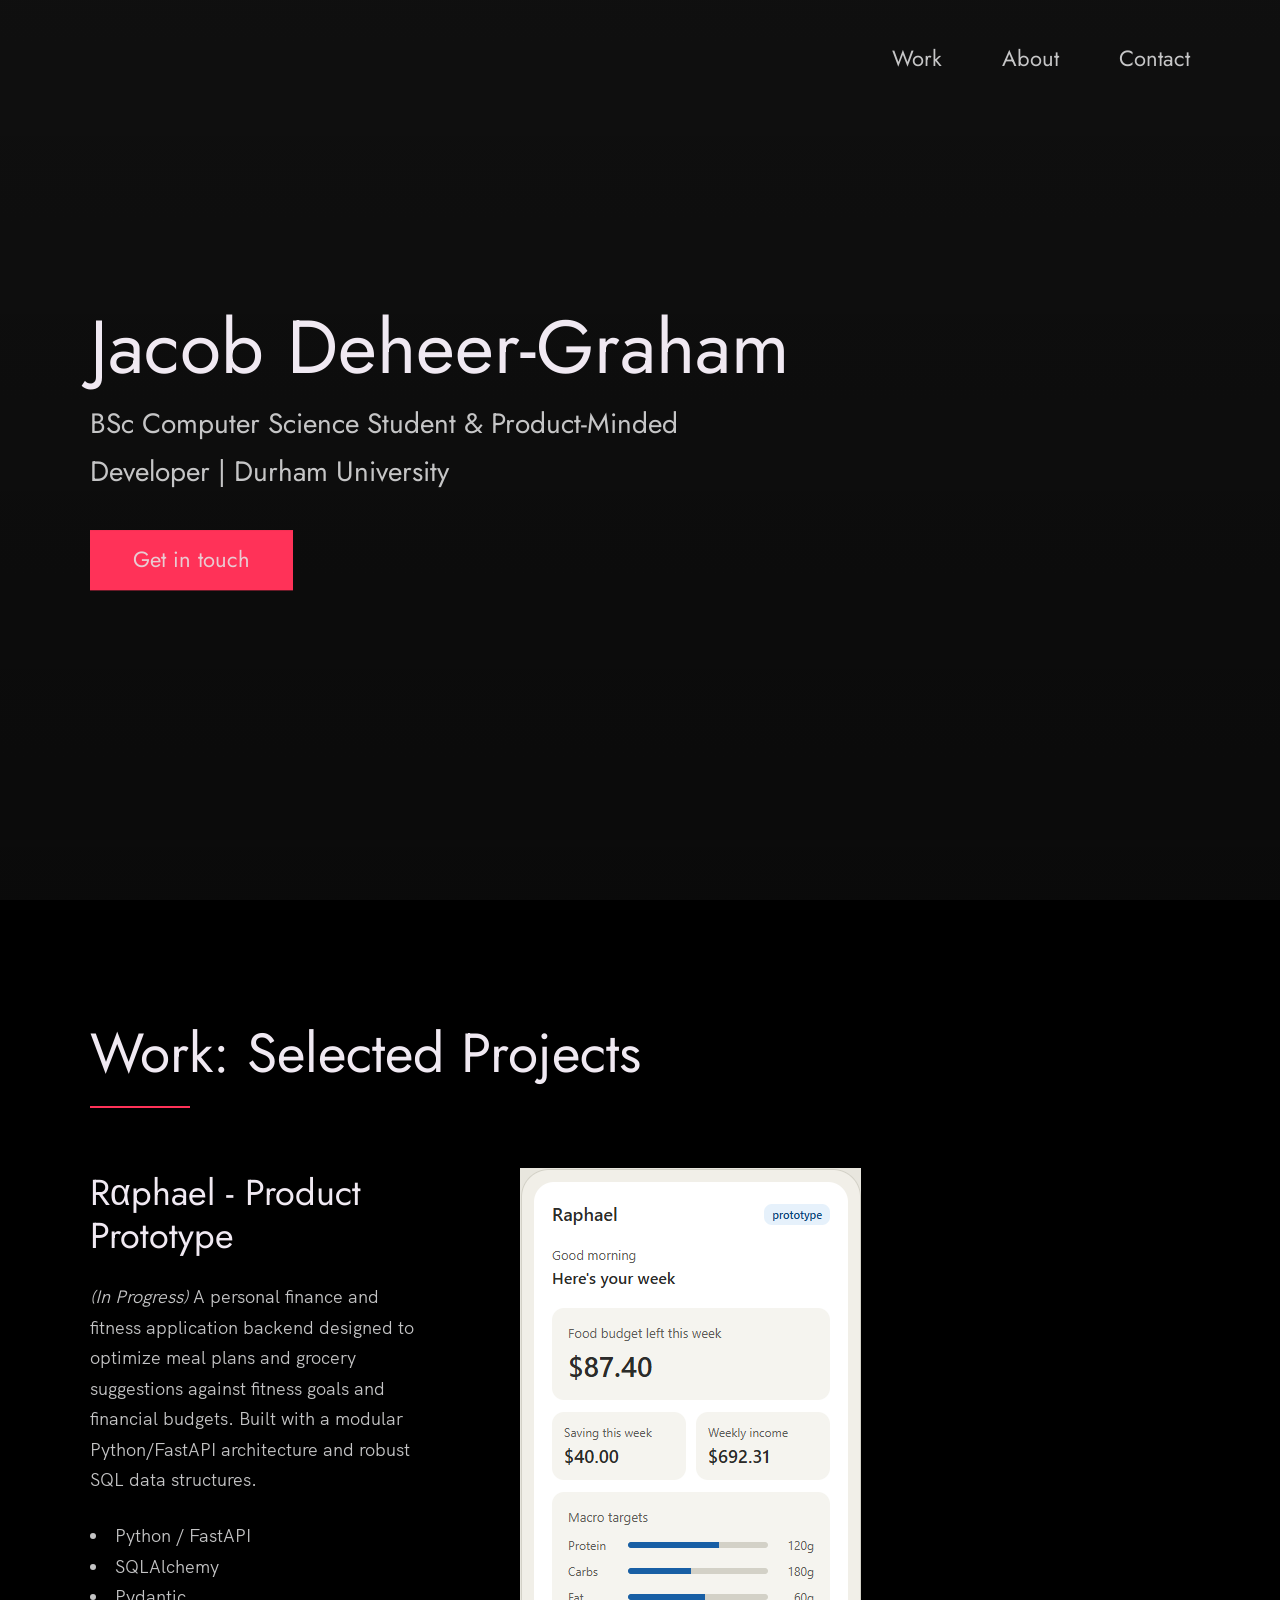
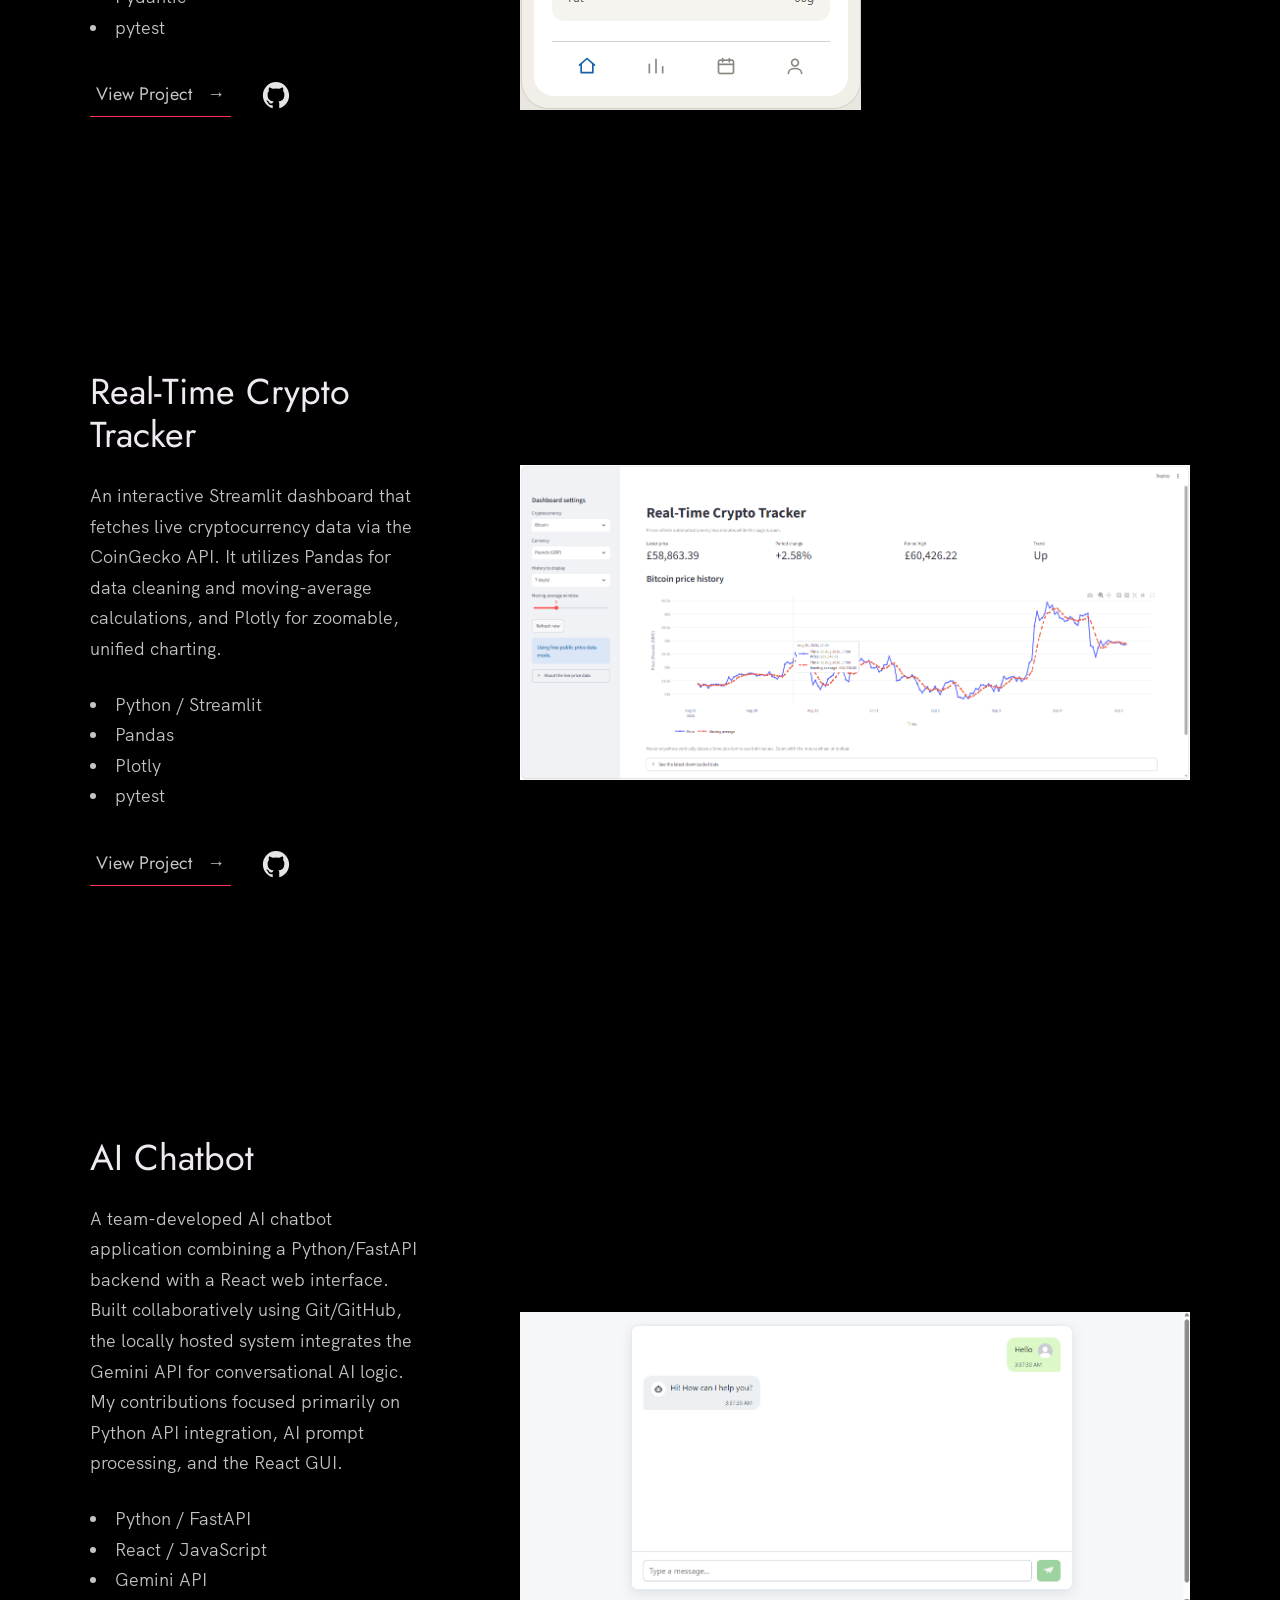
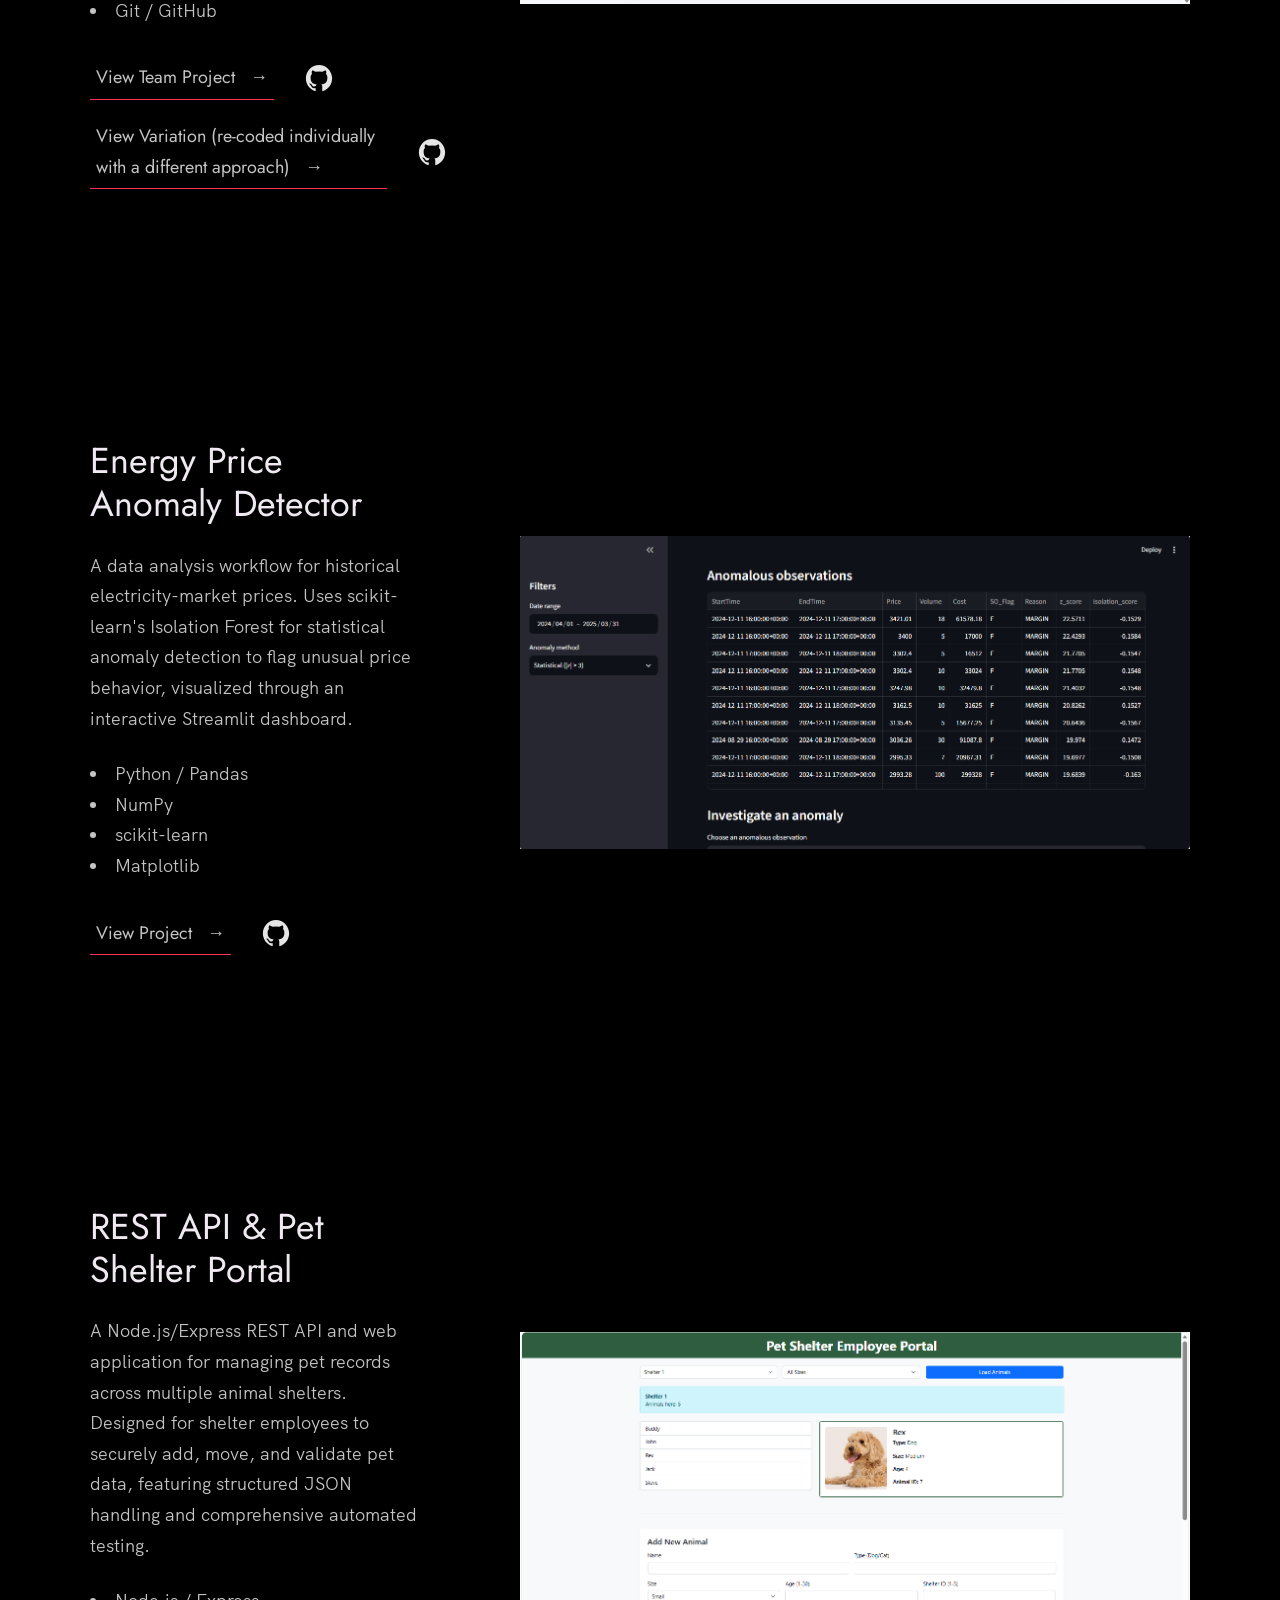
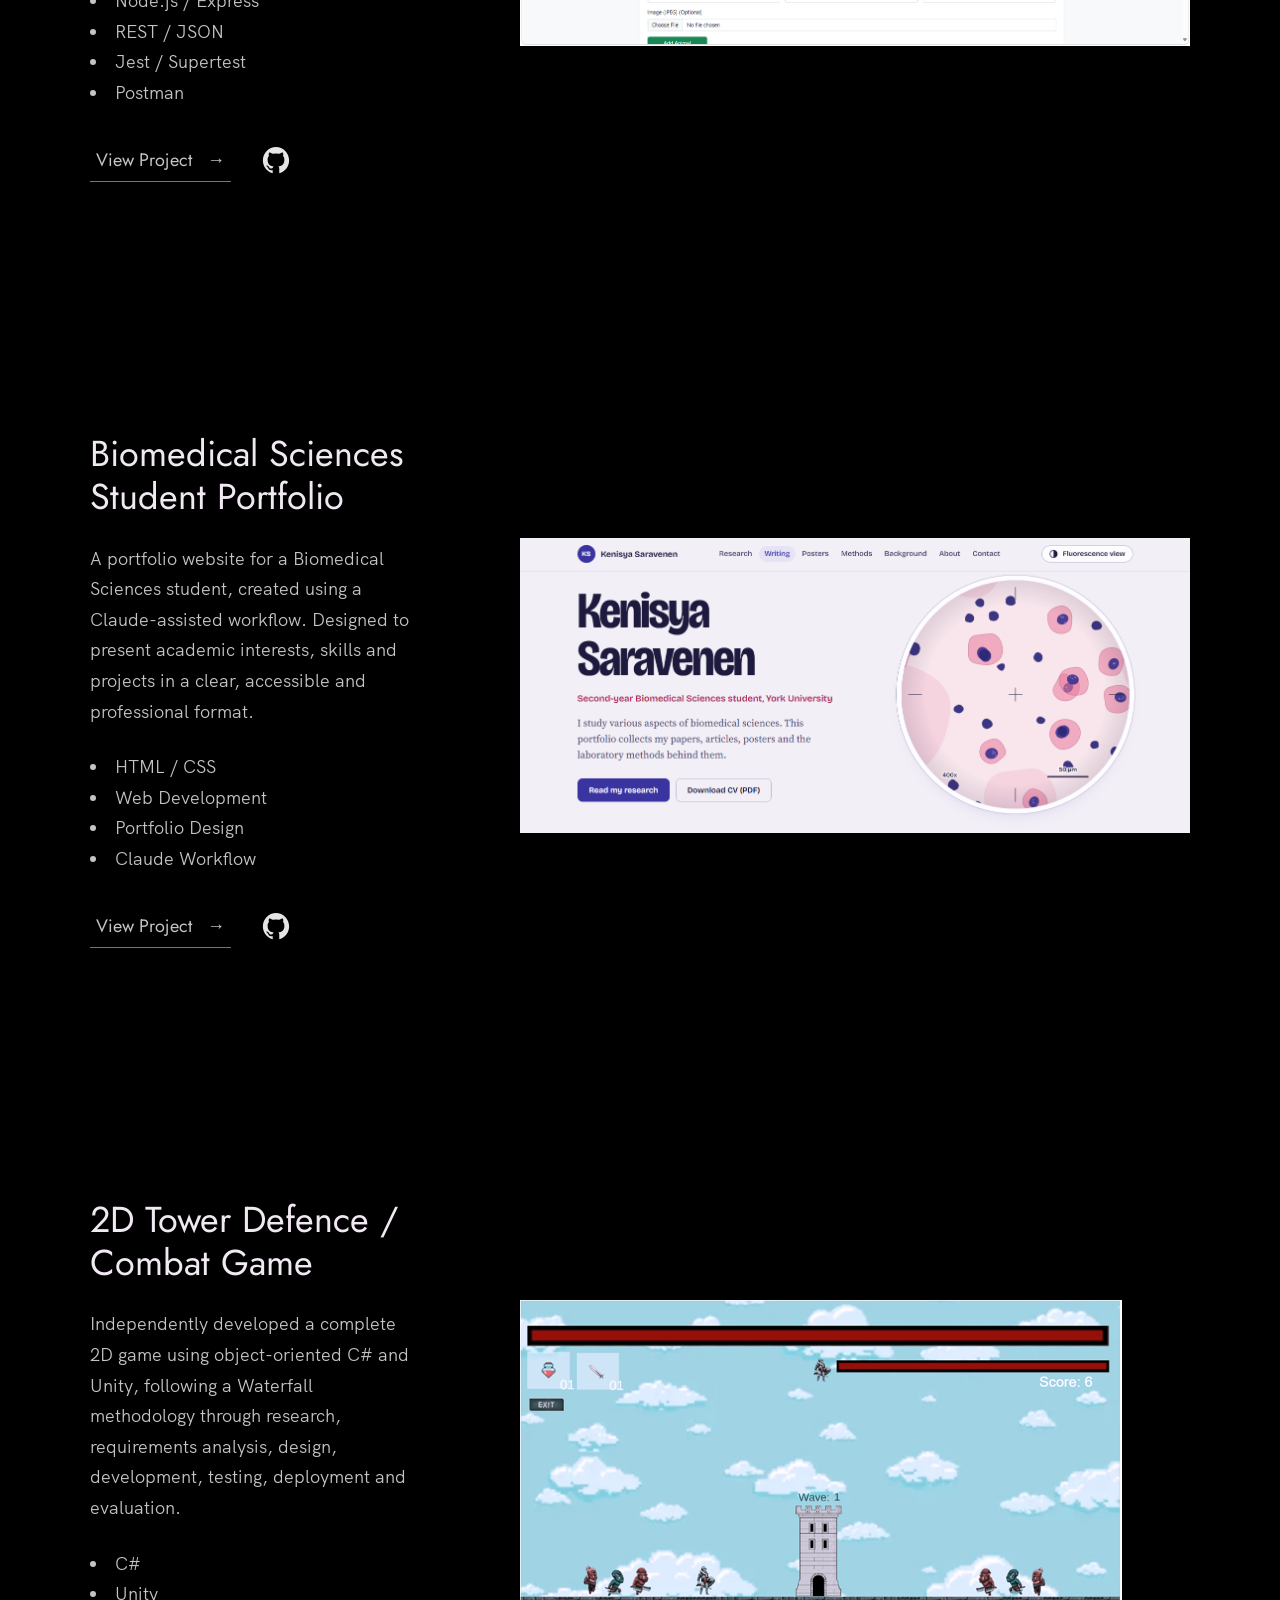
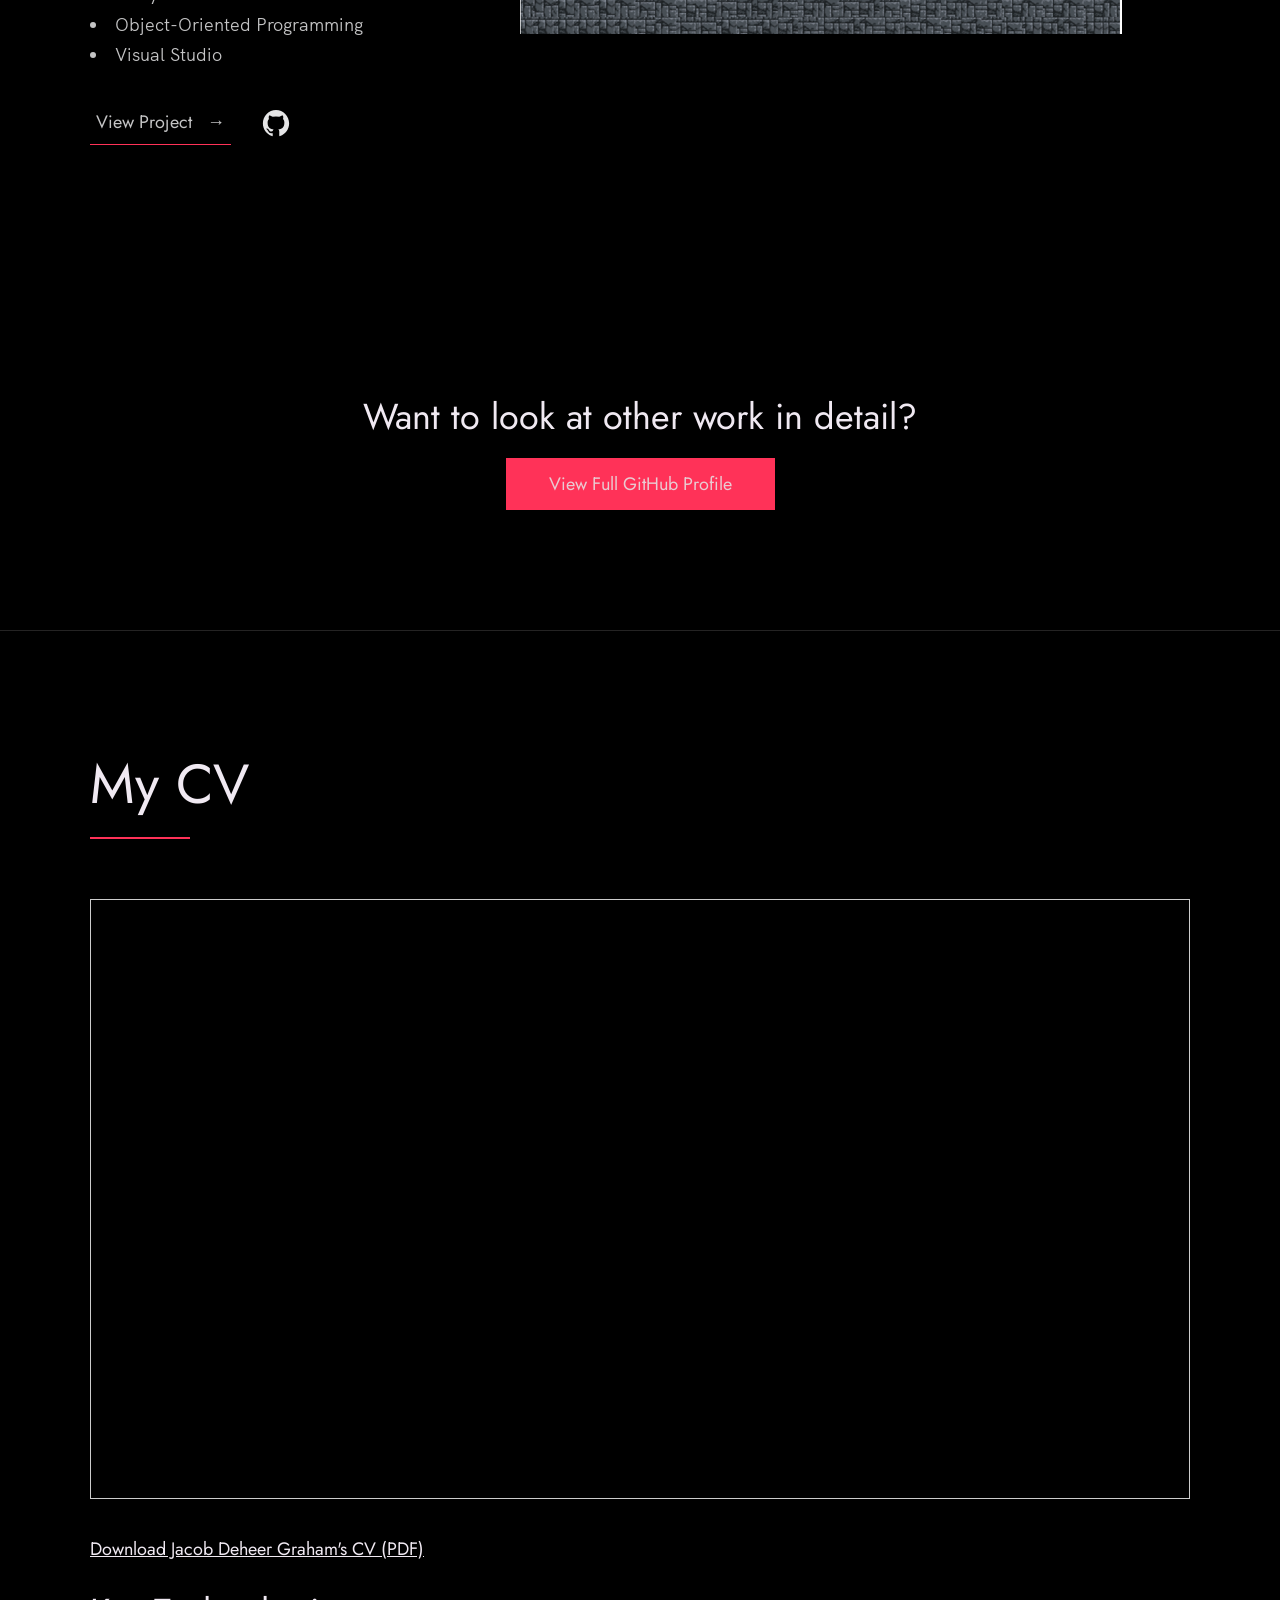
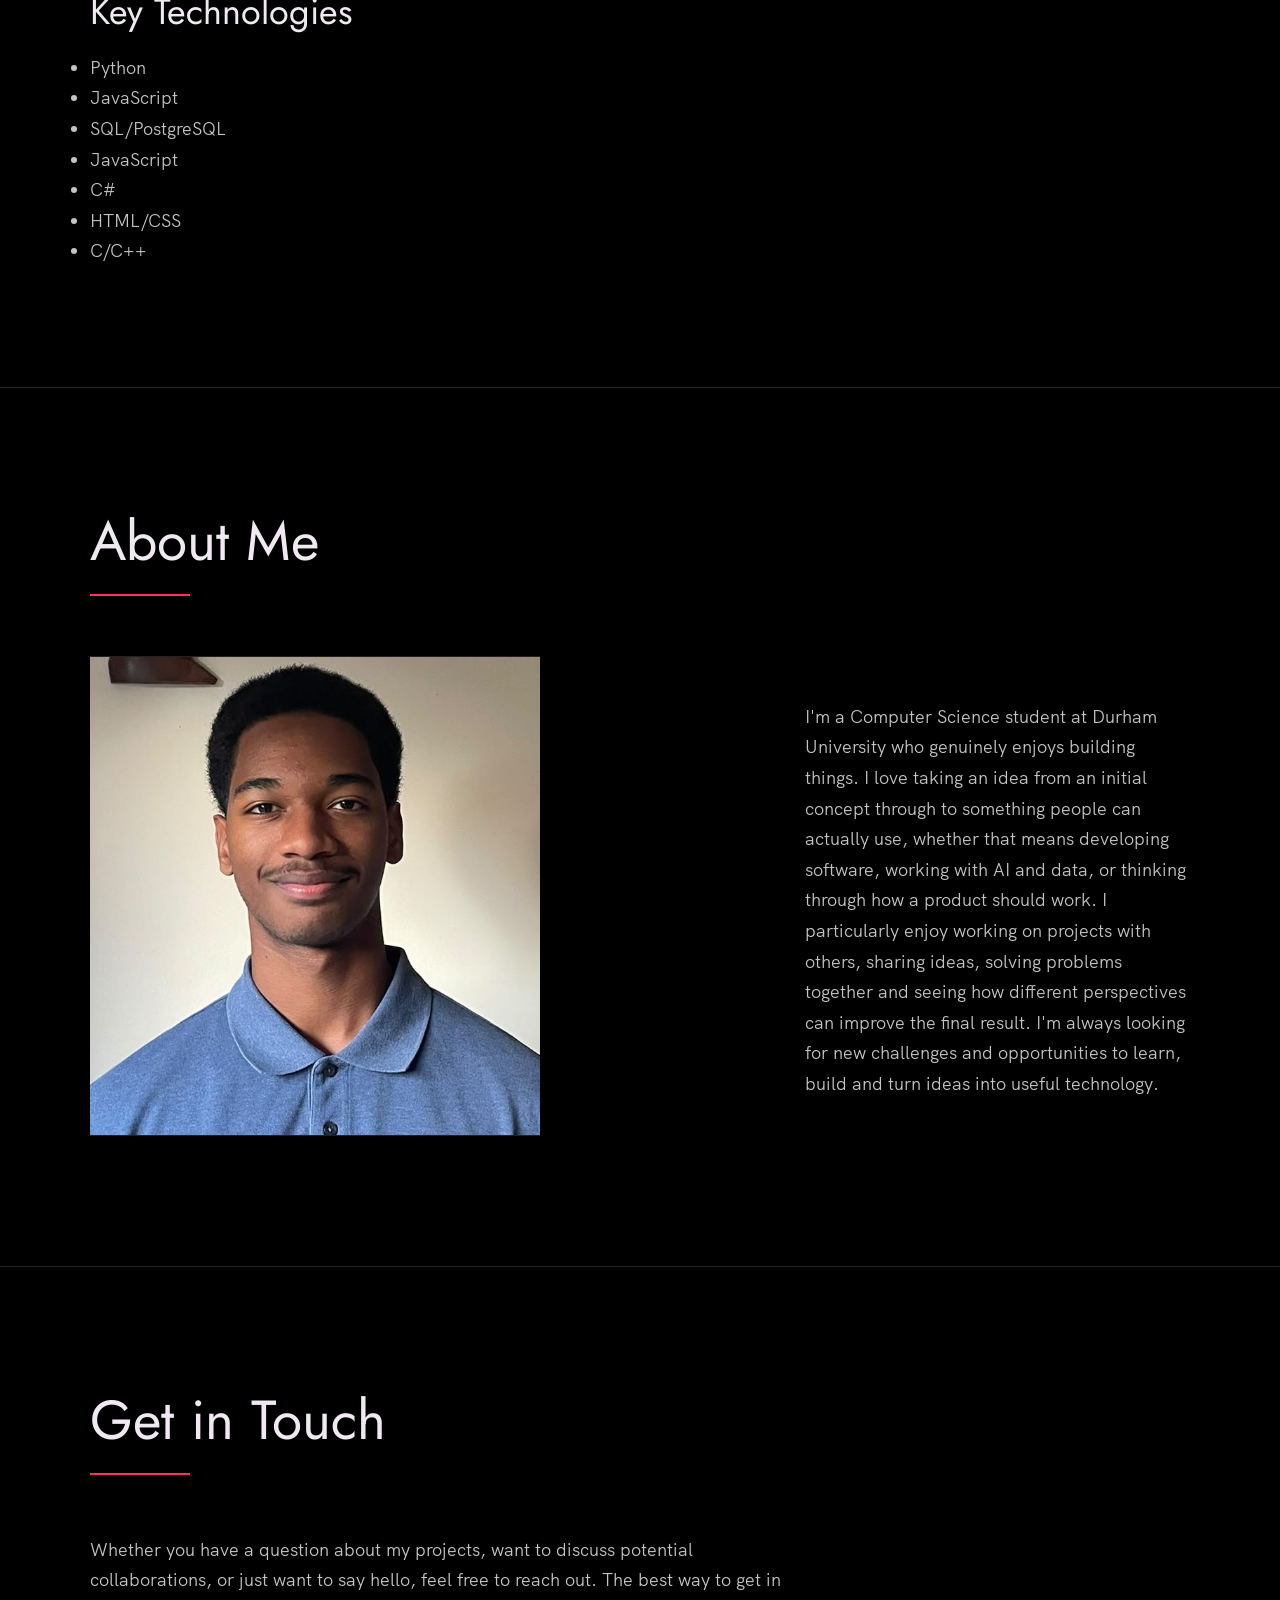
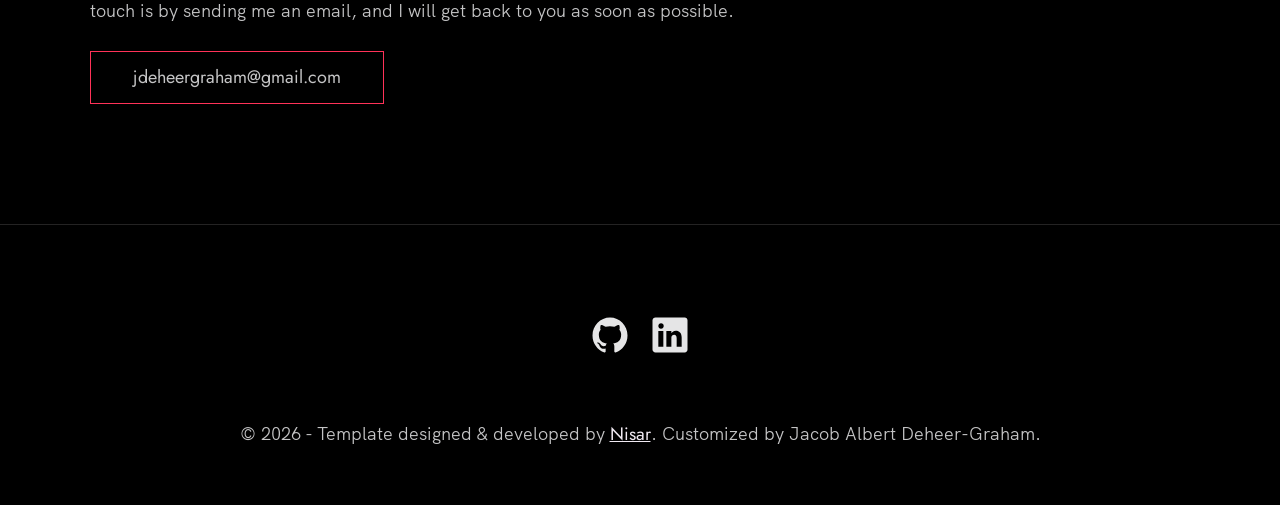
<file: index.html>
<!-- 
  Copyright (C) 2026 Jacob Deheer-Graham

  This program is free software: you can redistribute it and/or modify
  it under the terms of the GNU General Public License as published by
  the Free Software Foundation, either version 3 of the License, or
  (at your option) any later version.

  This program is distributed in the hope that it will be useful,
  but WITHOUT ANY WARRANTY; without even the implied warranty of
  MERCHANTABILITY or FITNESS FOR A PARTICULAR PURPOSE.  See the
  GNU General Public License for more details.

  You should have received a copy of the GNU General Public License
  along with this program.  If not, see <https://www.gnu.org/licenses/>.
-->

<!-- 
  Original template designed and developed by Nisar Hassan Naqvi.
  Github Repo: https://github.com/nisarhassan12/portfolio-template/
-->

<!DOCTYPE html>
<html lang="en">

<head>
  <meta charset="UTF-8" />
  <meta name="viewport" content="width=device-width, initial-scale=1.0" />
  <link rel="shortcut icon" type="image/png" href="" />

  <title>Jacob Deheer-Graham | Computer Science Student &amp; Developer</title>

  <meta name="description" content="Portfolio of Jacob Deheer-Graham, a Computer Science student and developer at Durham University.">
  <meta name="keywords" content="Jacob Deheer-Graham, Computer Science, Developer, Portfolio, Python, C#, Unity, Node.js, React" />
  <link rel="stylesheet" href="index.css" /> 
</head>

<body>

  <!-- ***** Header ***** -->

  <header class="header" role="banner" id="top">
    <div class="row">
      <nav class="nav" role="navigation">
        <ul class="nav__items">
          <li class="nav__item"><a href="#work" class="nav__link">Work</a></li>
          <li class="nav__item">
            <a href="#about" class="nav__link">About</a>
          </li>
          <li class="nav__item">
            <a href="#contact" class="nav__link">Contact</a>
          </li>
        </ul>
      </nav>
    </div>
    <div class="header__text-box row">
      <div class="header__text">
        <h1 class="heading-primary">
          <span>Jacob Deheer-Graham</span>
        </h1>
        <p>BSc Computer Science Student & Product-Minded Developer | Durham University</p>
        <a href="#contact" class="btn btn--pink">Get in touch</a>
      </div>
    </div>
  </header>

  <main role="main">

    <!-- ***** Work ***** -->

    <section class="work" id="work">
      <div class="row">
        <h2>Work: Selected Projects</h2>
        <div class="work__boxes">

          <!-- Project 1: Raphael -->
          <div class="work__box">
            <div class="work__text">
              <h3>Rαphael - Product Prototype</h3>
              <p>
                <i>(In Progress)</i> A personal finance and fitness application backend designed to optimize meal plans and grocery suggestions against fitness goals and financial budgets. Built with a modular Python/FastAPI architecture and robust SQL data structures.
              </p>
              <ul class="work__list">
                <li>Python / FastAPI</li>
                <li>SQLAlchemy</li>
                <li>Pydantic</li>
                <li>pytest</li>
              </ul>

              <div class="work__links">
                <a href="https://github.com/OPSugarrush/Raphael-Showcase" target="_blank" class="link__text">
                  View Project <span>&rarr;</span>
                </a>
                <a href="https://github.com/OPSugarrush/Raphael-Showcase" title="View Source Code" target="_blank">
                  <img src="images/github.svg" class="work__code" alt="GitHub">
                </a>
              </div>
            </div>
            <div class="work__image-box">
              <img src="images/Raphael-prototype-UI.png" class="work__image" alt="Raphael Prototype Image" style="min-height: 250px; background-color: #222;" />
            </div>
          </div>

          <!-- Project 2: Crypto Tracker -->
          <div class="work__box">
            <div class="work__text">
              <h3>Real-Time Crypto Tracker</h3>
              <p>
                An interactive Streamlit dashboard that fetches live cryptocurrency data via the CoinGecko API. It utilizes Pandas for data cleaning and moving-average calculations, and Plotly for zoomable, unified charting.
              </p>
              <ul class="work__list">
                <li>Python / Streamlit</li>
                <li>Pandas</li>
                <li>Plotly</li>
                <li>pytest</li>
              </ul>

              <div class="work__links">
                <a href="https://github.com/OPSugarrush/Crypto-Tracker-App-Streamlit-#real-time-crypto-tracker" target="_blank" class="link__text">
                  View Project <span>&rarr;</span>
                </a>
                <a href="https://github.com/OPSugarrush/Crypto-Tracker-App-Streamlit-#real-time-crypto-tracker" title="View Source Code" target="_blank">
                  <img src="images/github.svg" class="work__code" alt="GitHub">
                </a>
              </div>
            </div>
            <div class="work__image-box">
              <img src="images/Crypto-Tracker-image.png" class="work__image" alt="Crypto Tracker Image" style="min-height: 250px; background-color: #222;" />
            </div>
          </div>

          <!-- Project 3: Energy Anomaly -->
          <div class="work__box">
            <div class="work__text">
              <h3>AI Chatbot</h3>
              <p>
                A team-developed AI chatbot application combining a Python/FastAPI backend with a React web interface. Built collaboratively using Git/GitHub, the locally hosted system integrates the Gemini API for conversational AI logic. My contributions focused primarily on Python API integration, AI prompt processing, and the React GUI.
              </p>
              <ul class="work__list">
                <li>Python / FastAPI</li>
                <li>React / JavaScript</li>
                <li>Gemini API</li>
                <li>Git / GitHub</li>
              </ul>

              <div class="work__links" style="flex-wrap: wrap; gap: 1.5rem;">
                
                <!-- Team Project Pair -->
                <div style="display: flex; align-items: center;">
                  <a href="https://github.com/OPSugarrush/ProgBlackCollab2AIChatBot" target="_blank" class="link__text">
                    View Team Project <span>&rarr;</span>
                  </a>
                  <a href="https://github.com/OPSugarrush/ProgBlackCollab2AIChatBot" title="View Source Code" target="_blank">
                    <img src="images/github.svg" class="work__code" alt="GitHub">
                  </a>
                </div>

                <!-- Variation Pair -->
                <div style="display: flex; align-items: center;">
                  <a href="https://github.com/OPSugarrush/PythonAgentVSC" target="_blank" class="link__text">
                    View Variation (re-coded individually with a different approach) <span>&rarr;</span>
                  </a>
                  <a href="https://github.com/OPSugarrush/PythonAgentVSC" title="View Source Code" target="_blank">
                    <img src="images/github.svg" class="work__code" alt="GitHub">
                  </a>
                </div>

              </div>
            </div>
            <div class="work__image-box">
              <img src="images/Chatbot-UI.png" class="work__image" alt="AI Chatbot Blank Image" style="min-height: 250px; background-color: #222;" />
            </div>
          </div>

          <!-- Project 4: Energy Anomaly -->
          <div class="work__box">
            <div class="work__text">
              <h3>Energy Price Anomaly Detector</h3>
              <p>
                A data analysis workflow for historical electricity-market prices. Uses scikit-learn's Isolation Forest for statistical anomaly detection to flag unusual price behavior, visualized through an interactive Streamlit dashboard.
              </p>
              <ul class="work__list">
                <li>Python / Pandas</li>
                <li>NumPy</li>
                <li>scikit-learn</li>
                <li>Matplotlib</li>
              </ul>

              <div class="work__links">
                <a href="https://github.com/OPSugarrush/energy-price-anomaly-detector-uncorrupted" target="_blank" class="link__text">
                  View Project <span>&rarr;</span>
                </a>
                <a href="https://github.com/OPSugarrush/energy-price-anomaly-detector-uncorrupted" title="View Source Code" target="_blank">
                  <img src="images/github.svg" class="work__code" alt="GitHub">
                </a>
              </div>
            </div>
            <div class="work__image-box">
              <img src="images/anomalyUI.png" class="work__image" alt="Anomaly Detector Image" style="min-height: 250px; background-color: #222;" />
            </div>
          </div>

          <!-- Project 5: Pet Shelter -->
          <div class="work__box">
            <div class="work__text">
              <h3>REST API & Pet Shelter Portal</h3>
              <p>
                A Node.js/Express REST API and web application for managing pet records across multiple animal shelters. Designed for shelter employees to securely add, move, and validate pet data, featuring structured JSON handling and comprehensive automated testing.
              </p>
              <ul class="work__list">
                <li>Node.js / Express</li>
                <li>REST / JSON</li>
                <li>Jest / Supertest</li>
                <li>Postman</li>
              </ul>

              <div class="work__links">
                <a href="https://github.com/OPSugarrush/Pet-shelter-adoption-portal" target="_blank" class="link__text">
                  View Project <span>&rarr;</span>
                </a>
                <a href="https://github.com/OPSugarrush/Pet-shelter-adoption-portal" title="View Source Code" target="_blank">
                  <img src="images/github.svg" class="work__code" alt="GitHub">
                </a>
              </div>
            </div>
            <div class="work__image-box">
              <img src="images/Pet-Shelter-Portal-UI-image.png" class="work__image" alt="Pet Shelter Portal Image" style="min-height: 250px; background-color: #222;" />
            </div>
          </div>

          <!-- Project 6: Biomedical Sciences Portfolio -->
        <div class="work__box">
          <div class="work__text">
            <h3>Biomedical Sciences Student Portfolio</h3>
            <p>
              A portfolio website for a Biomedical Sciences student, created using a Claude-assisted workflow. Designed to present academic interests, skills and projects in a clear, accessible and professional format.
            </p>

            <ul class="work__list">
              <li>HTML / CSS</li>
              <li>Web Development</li>
              <li>Portfolio Design</li>
              <li>Claude Workflow</li>
            </ul>

            <div class="work__links">
              <a href="https://github.com/OPSugarrush/Kenisya-Portfolio-Prototype-2nd-ed"
                target="_blank"
                class="link__text">
                View Project <span>&rarr;</span>
              </a>
              <a href="https://github.com/OPSugarrush/Kenisya-Portfolio-Prototype-2nd-ed"
                title="View Source Code"
                target="_blank">
                <img src="images/github.svg" class="work__code" alt="GitHub">
              </a>
            </div>
          </div>

          <div class="work__image-box">
            <img src="images/biomed.png"
                class="work__image"
                alt="Biomedical Sciences Student Portfolio"
                style="min-height: 250px; background-color: #222;" />
          </div>
        </div>

        <!-- Project 7: Tower Defence Game -->
        <div class="work__box">
          <div class="work__text">
            <h3>2D Tower Defence / Combat Game</h3>
            <p>
              Independently developed a complete 2D game using object-oriented C# and Unity, following a Waterfall methodology through research, requirements analysis, design, development, testing, deployment and evaluation.
            </p>

            <ul class="work__list">
              <li>C#</li>
              <li>Unity</li>
              <li>Object-Oriented Programming</li>
              <li>Visual Studio</li>
            </ul>

            <div class="work__links">
              <a href="https://github.com/OPSugarrush/Tower-Defence-Game-Script_Selection"
                target="_blank"
                class="link__text">
                View Project <span>&rarr;</span>
              </a>
              <a href="https://github.com/OPSugarrush/Tower-Defence-Game-Script_Selection"
                title="View Source Code"
                target="_blank">
                <img src="images/github.svg" class="work__code" alt="GitHub">
              </a>
            </div>
          </div>

          <div class="work__image-box">
            <img src="images/TowerDefence.png"
                class="work__image"
                alt="2D Tower Defence and Combat Game"
                style="min-height: 250px; background-color: #222;" />
          </div>
        </div>
          

        <!-- Full GitHub Profile Call-to-Action -->
        <div style="text-align: center; margin-top: 8rem;">
          <h3 style="margin-bottom: 2rem;">Want to look at other work in detail?</h3>
          <a href="https://github.com/OPSugarrush" target="_blank" class="btn btn--pink">View Full GitHub Profile</a>
        </div>

      </div>
    </section>

    <!-- ***** CV ***** -->

    <section class="cv" id="cv">
      <div class="row">
        <h2>My CV</h2>

        <div class="cv__content">

          <!-- Left side: CV -->
          <div class="cv__document">
            <iframe
              src="JACOB_DEHEER_GRAHAM_CV_HACKATHONS.pdf"
              title="Jacob Deheer-Graham CV"
              width="100%"
              height="600px"
              style="border: 1px solid #ccc;">
            </iframe>

            <p>
              <a href="JACOB_DEHEER_GRAHAM_CV_HACKATHONS.pdf" download>
                Download Jacob Deheer Graham's CV (PDF)
              </a>
            </p>
          </div>

          <!-- Right side: Skills -->
          <div class="cv__skills">
            <h3>Key Technologies</h3>

            <ul>
              <li>Python</li>
              <li>JavaScript</li>
              <li>SQL/PostgreSQL</li>
              <li>JavaScript</li>
              <li>C#</li>
              <li>HTML/CSS</li>
              <li>C/C++</li>
            </ul>
          </div>

        </div>
      </div>
    </section>
    
    <!-- ***** About ***** -->

    <section class="about" id="about">
      <div class="row">
        <h2>About Me</h2>
        <div class="about__content">
          <div class="about__text">
            <p>
              I'm a Computer Science student at Durham University who genuinely enjoys building things. I love taking an idea from an initial concept through to something people can actually use, whether that means developing software, working with AI and data, or thinking through how a product should work. I particularly enjoy working on projects with others, sharing ideas, solving problems together and seeing how different perspectives can improve the final result. I'm always looking for new challenges and opportunities to learn, build and turn ideas into useful technology.
            </p>
          </div>

          <div class="about__photo-container">
            <img class="about__photo" src="images/SELFIEImage.jpeg" alt="Jacob Deheer-Graham Image" style="height: 480px; width: 450px; background-color: #222;" />
          </div>
        </div>
      </div>
    </section>
  </main>

  <!-- ***** Contact ***** -->

  <section class="contact" id="contact">
    <div class="row">
      <h2>Get in Touch</h2>
      <div class="contact__info">
        <p>
          Whether you have a question about my projects, want to discuss potential collaborations, or just want to say hello, feel free to reach out. The best way to get in touch is by sending me an email, and I will get back to you as soon as possible.
        </p>
        <a href="mailto:jdeheergraham@gmail.com" class="btn">jdeheergraham@gmail.com</a>
      </div>
    </div>
  </section>

  <!-- ***** Footer ***** -->

  <footer role="contentinfo" class="footer">
    <div class="row">
      <ul class="footer__social-links">
        <li class="footer__social-link-item">
          <a href="https://github.com/OPSugarrush" title="Link to Github Profile" target="_blank">
            <img src="images/github.svg" class="footer__social-image" alt="Github">
          </a>
        </li>
        <li class="footer__social-link-item">
          <a href="https://www.linkedin.com/in/jacob-deheer-graham-7426a331a" title="Link to Linkedin Profile" target="_blank">
            <img src="images/linkedin.svg" class="footer__social-image" alt="Linkedin">
          </a>
        </li>
      </ul>

      <p>
        &copy; 2026 - Template designed & developed by <a href="https://nisar.dev" class="link">Nisar</a>. Customized by Jacob Albert Deheer-Graham.
      </p>
    </div>
  </footer>

  <a href="#top" class="back-to-top" title="Back to Top">
    <img src="images/arrow-up.svg" alt="Back to Top" class="back-to-top__image"/>
  </a>
  <script src="./index.js"></script>
</body>

</html>
</file>
<file: index.css>
/*
  Copyright (C) 2026 Jacob Albert Deheer-Graham

  This program is free software: you can redistribute it and/or modify
  it under the terms of the GNU General Public License as published by
  the Free Software Foundation, either version 3 of the License, or
  (at your option) any later version.

  This program is distributed in the hope that it will be useful,
  but WITHOUT ANY WARRANTY; without even the implied warranty of
  MERCHANTABILITY or FITNESS FOR A PARTICULAR PURPOSE.  See the
  GNU General Public License for more details.

  You should have received a copy of the GNU General Public License
  along with this program.  If not, see <https://www.gnu.org/licenses/>.
*/

/* --------------------------------------- */
/* ----- Basic Setup ----- */
/* --------------------------------------- */

@font-face {
    font-family: 'Hk Grotesk';
    font-style: normal;
    font-weight: 400;
    src: url('./fonts/HKGrotesk-Regular.woff') format('woff');
}

@font-face {
    font-family: 'Jost';
    font-style: normal;
    font-weight: 400;
    src: url('./fonts/Jost-Regular.ttf') format('woff');
}

* {
    margin: 0;
    padding: 0;
    box-sizing: inherit;
}

:root {
    --font-size-small: 1.8rem;
    --font-size-normal: 2.2rem;
    --font-size-medium: 2.8rem;
    --font-size-medium-1: 3.6rem;
    --font-size-large: 5.5rem;
    --font-size-huge: 7.5rem;
    --font-stack: 'Hk Grotesk', sans-serif;

    --line-height-normal: 1.7;
    --line-height-small: 1.2;

    --black: #000;
    --pink: #ff3258;
    --white: #f0e9f2;
    --white-1: #e5e5e6da;

    --container-max-width: 1180px;
    --container-normal-width: 800px;
    --container-medium-width: 700px; 
    --container-small-width: 500px;

    --gutter-huge: 12rem;
    --gutter-medium: 6rem;
    --gutter-normal: 3rem;
    --gutter-small-1: 2.5rem;
    --gutter-small: 2rem;

    --border-light: 1px solid rgb(36, 35, 35);
}

html {
    font-size: 62.5%; /* (16/10)*100 = 62.5% => 1rem = 10px */
    box-sizing: border-box;
    scroll-behavior: smooth;
}

@media(max-width: 1000px) {
    html {
        font-size: 52%;
    }
}

body {
    font-size: var(--font-size-small);
    font-family: var(--font-stack);
    font-weight: 400;
    color: var(--white-1);
    line-height: var(--line-height-normal);
    background: var(--black);
    overflow-x: hidden;
}

.row {
    max-width: var(--container-max-width);
    margin: 0 auto;
}

@media(max-width: 1340px) {
    .row {
        max-width: 1100px;
    }
}

@media(max-width: 1240px) {
    .row {
        padding: 0 var(--gutter-medium);
    }
}

@media(max-width: 600px) {
    .row {
        padding: 0 var(--gutter-normal);
    }
}

@media(max-width: 600px) {
    .row {
        padding: 0 var(--gutter-small);
    }
}

section {
    padding: var(--gutter-huge) 0;
    border-bottom: var(--border-light);
}

img {
    object-fit: contain;
    max-width: 100%;
}

/* --------------------------------------- */
/* ----- Headlines and Paragraphs ----- */
/* --------------------------------------- */

h1,
h2,
h3 {
    font-family: 'Jost', sans-serif;
    font-weight: 400;
    line-height: var(--line-height-small);
    color: var(--white);
}

.heading-primary {
    line-height: 1;
    font-size: var(--font-size-huge);
    font-weight: 400;
}

@media(max-width: 900px) {
    .heading-primary {
        font-size: 6.5rem;
    }
}

h2 {
    font-size: var(--font-size-large);
    margin-bottom: var(--gutter-medium);
}

h2::after {
    content: '';
    display: block;
    height: 2px;
    width: 10rem;
    background: var(--pink);
    margin: var(--gutter-small) 0;
}

h3 {
    font-size: var(--font-size-medium-1);
    margin-bottom: var(--gutter-small);
}

@media(max-width: 500px) {
    .heading-primary {
        font-size: var(--font-size-large);
    }

    h2 {
        font-size: var(--font-size-medium-1);
    }

    h3 {
        font-size: var(--font-size-medium);
    }
}

p {
    margin: var(--gutter-small-1) 0;
}

@media(max-width: 900px) {
    p { 
        max-width: var(--container-small-width);
    }
}

/* --------------------------------------- */
/* ----- Buttons and Links ----- */
/* --------------------------------------- */

a {
    color: var(--white);
    font-weight: 400;
    font-family: 'Jost', sans-serif;
    transition: all .2s;
    outline: 2px solid transparent;
}

::-moz-focus-inner {
    border: 0;
}

button:focus,
a:focus {
    outline: 2px solid var(--pink);
}

body:not(.user-is-tabbing) button:focus,
body:not(.user-is-tabbing) a:focus {
    outline: none;
}

.link:hover {
    color: var(--pink);
}

.btn {
    position: relative;
    display: inline-block;
    padding: 1rem 4.2rem;
    text-decoration: none;
    color: inherit;
    border: 1px solid  var(--pink);
    font-weight: 400;
}

.btn:focus {
    outline: none;
}

.btn::after {
    content: '';
    display: block;
    position: absolute;
    top: 0;
    left: 0;
    right: 100%;
    background: var(--white);
    height: 100%;
    z-index: -1;
    transition: all 0.2s cubic-bezier(1, 0.68, 0.16, 0.9);
}

.btn:hover::after,
.btn:focus::after {
    right: 0;
    background: var(--pink);
}

.btn--pink {
    background: var(--pink);
    transition: all 0.2s;
}

.btn--pink::after {
    display: none;
}

.btn--pink:hover,
.btn--pink:focus {
    background: transparent;
}

.link__text {
    position: relative;
    display: inline-block;
    padding: .6rem;
    color: inherit;
    text-decoration: none;
    border-bottom: 1px solid var(--pink);
}

.link__text::after {
    content: '';
    display: block;
    position: absolute;
    top: 0;
    left: 0;
    right: 100%;
    background: var(--white);
    height: 100%;
    z-index: -1;
    transition: all 0.2s cubic-bezier(1, 0.68, 0.16, 0.9);
}

.link__text:focus {
    outline: none;
}

.link__text:hover::after,
.link__text:focus:after {
    right: 0;
    background: var(--pink);
}

.link__text span {
    padding-left: 1rem;
    font-family: sans-serif;
}

/* ----- Back to Top ----- */

.back-to-top {
    position: fixed;
    bottom: 4rem;
    right: 4rem;
    display: flex;
    justify-content: center;
    align-items: center;
    height: 5.5rem;
    width: 5.5rem;
    background-color: var(--pink);
    border-radius: 50%;
    z-index: 10;
    visibility: hidden;
    transition: all .4s;
}

.back-to-top__image {
    height: 70%;
}

@media(max-width: 900px) {
    .back-to-top {
        right: 2rem;
    }
}

@media(max-width: 500px) {
    .back-to-top {
        right: 1rem;
    }
}

/* --------------------------------------- */
/* ----- Navigation ----- */
/* --------------------------------------- */

.nav {
    display: flex;
    justify-content: flex-end;
    padding: var(--gutter-normal) 0;
}

.nav__items {
    display: flex;
    list-style: none;
}

.nav__item:not(:last-child) {
    margin-right: var(--gutter-medium);
}

@media(max-width: 500px) {
    .nav {
        justify-content: center;
    }
}

@media(max-width: 400px) {
    .nav__item:not(:last-child) {
        margin-right: var(--gutter-normal);
    }
}

@media(max-width: 300px) {
    .nav {
        font-size: var(--font-size-small);
    }
}

.nav__link {
    position: relative;
    display: inline-block;
    padding: 1rem 0;
    text-decoration: none;
    color: inherit;
    transition: all .2s;
}

.nav__link::after {
    content: '';
    position: absolute;
    bottom: 0;
    left: 0;
    right: 100%;
    display: inline-block;
    height: 1rem;
    background: var(--white);
    transition: all 0.25s cubic-bezier(1, 0.68, 0.16, 0.9);
}

.nav__link:hover {
    color: var(--pink);
}

.nav__link:hover::after {
    right: 0;
    height: 2px;
    background: var(--pink);
}

/* --------------------------------------- */
/* ----- Header ----- */
/* --------------------------------------- */

.header {
    background: linear-gradient(rgba(0,0,0, .1), rgba(0,0,0, .4)), 
        url(''); /* Blank image gap for header background */
    background-color: #111;
    height: 100vh;
    background-size: cover;
    background-position: center;
    background-attachment: fixed;
    font-size: var(--font-size-normal);
}

.header__text {
    position: absolute;
    top: 50%;
    transform: translateY(-50%);
}

.header__text p {
    margin: 1.5rem 0 3.5rem;
    max-width: var(--container-medium-width);
    font-family: 'Jost', sans-serif;
    font-size: var(--font-size-medium);
}

@media(max-width: 500px) {
    .header {
        text-align: center;
    }

    .header__text p {
        transform: scale(.8);
    }
}

/* --------------------------------------- */
/* ----- Work ----- */
/* --------------------------------------- */

.work__box {
    display: flex;
    align-items: center;
}

@media(max-width: 900px) {
    .work__box {
        align-items: initial;
        flex-direction: column-reverse;
    }
}

.work__box:not(:last-child) {
    margin-bottom: 25rem;
}

@media(max-width: 500px) {
    .work__box:not(:last-child) {
        margin-bottom: 20rem;
    }
}

.work__links {
    display: flex;
    align-items: center;
}

.work__text {
    flex: 0 0 30%;
}

.work__list {
    /* list-style-type: square; */
    list-style-position: inside;
    margin-bottom: var(--gutter-normal);
}

.work__code {
    display: block;
    height: 3rem;
    margin-left: var(--gutter-normal);
    transition: all .3s;
}

.work__code:hover {
    transform: scale(1.2);
}

.work__image-box {
    margin-bottom: var(--gutter-normal);
}

@media(min-width: 901px) {
    .work__image-box {
        flex: 1;
        margin: 0 0 0 10rem;
    }
}

@media(max-width: 900px) {
    .work__code {
        height: 4rem;
    }
}

/* --------------------------------------- */
/* ----- About ----- */
/* --------------------------------------- */

.about__content {
    display: flex;
    flex-direction: row-reverse;
    align-items: center;
}

@media(max-width: 900px) {
    .about__content {
        flex-direction: column-reverse;
        align-items: initial;
    }
}

.about__photo-container {
    margin-bottom: var(--gutter-normal);
}

@media(min-width: 901px) {
    .about__text {
        flex: 0 0 35%;
    }
    
    .about__photo-container {
        flex: 1;
        margin: 0 var(--gutter-huge) 0 0;
    }
}

/* --------------------------------------- */
/* ----- Contact ----- */
/* --------------------------------------- */

.contact__info {
    max-width: var(--container-medium-width);
}

/* --------------------------------------- */
/* ----- Footer ----- */
/* --------------------------------------- */

.footer {
    text-align: center;
    padding: var(--gutter-medium) 0 var(--gutter-normal);
}

.footer__social-links {
    display: flex;
    justify-content: center;
    padding: var(--gutter-normal) 0;
    list-style: none;
}

.footer__social-link-item:not(:last-of-type) {
    margin-right: var(--gutter-small);
}

.footer__social-image {
    height: 4rem;
}

.footer__github-buttons {
    display: flex;
    justify-content: center;
}

.footer__github-buttons iframe {
    height: 2.5rem;
    width: 84px;
    transform: translateY(3px);
}

@media(max-width: 500px) {
    .footer {
        padding: var(--gutter-medium) 0;
    } 
}
</file>
